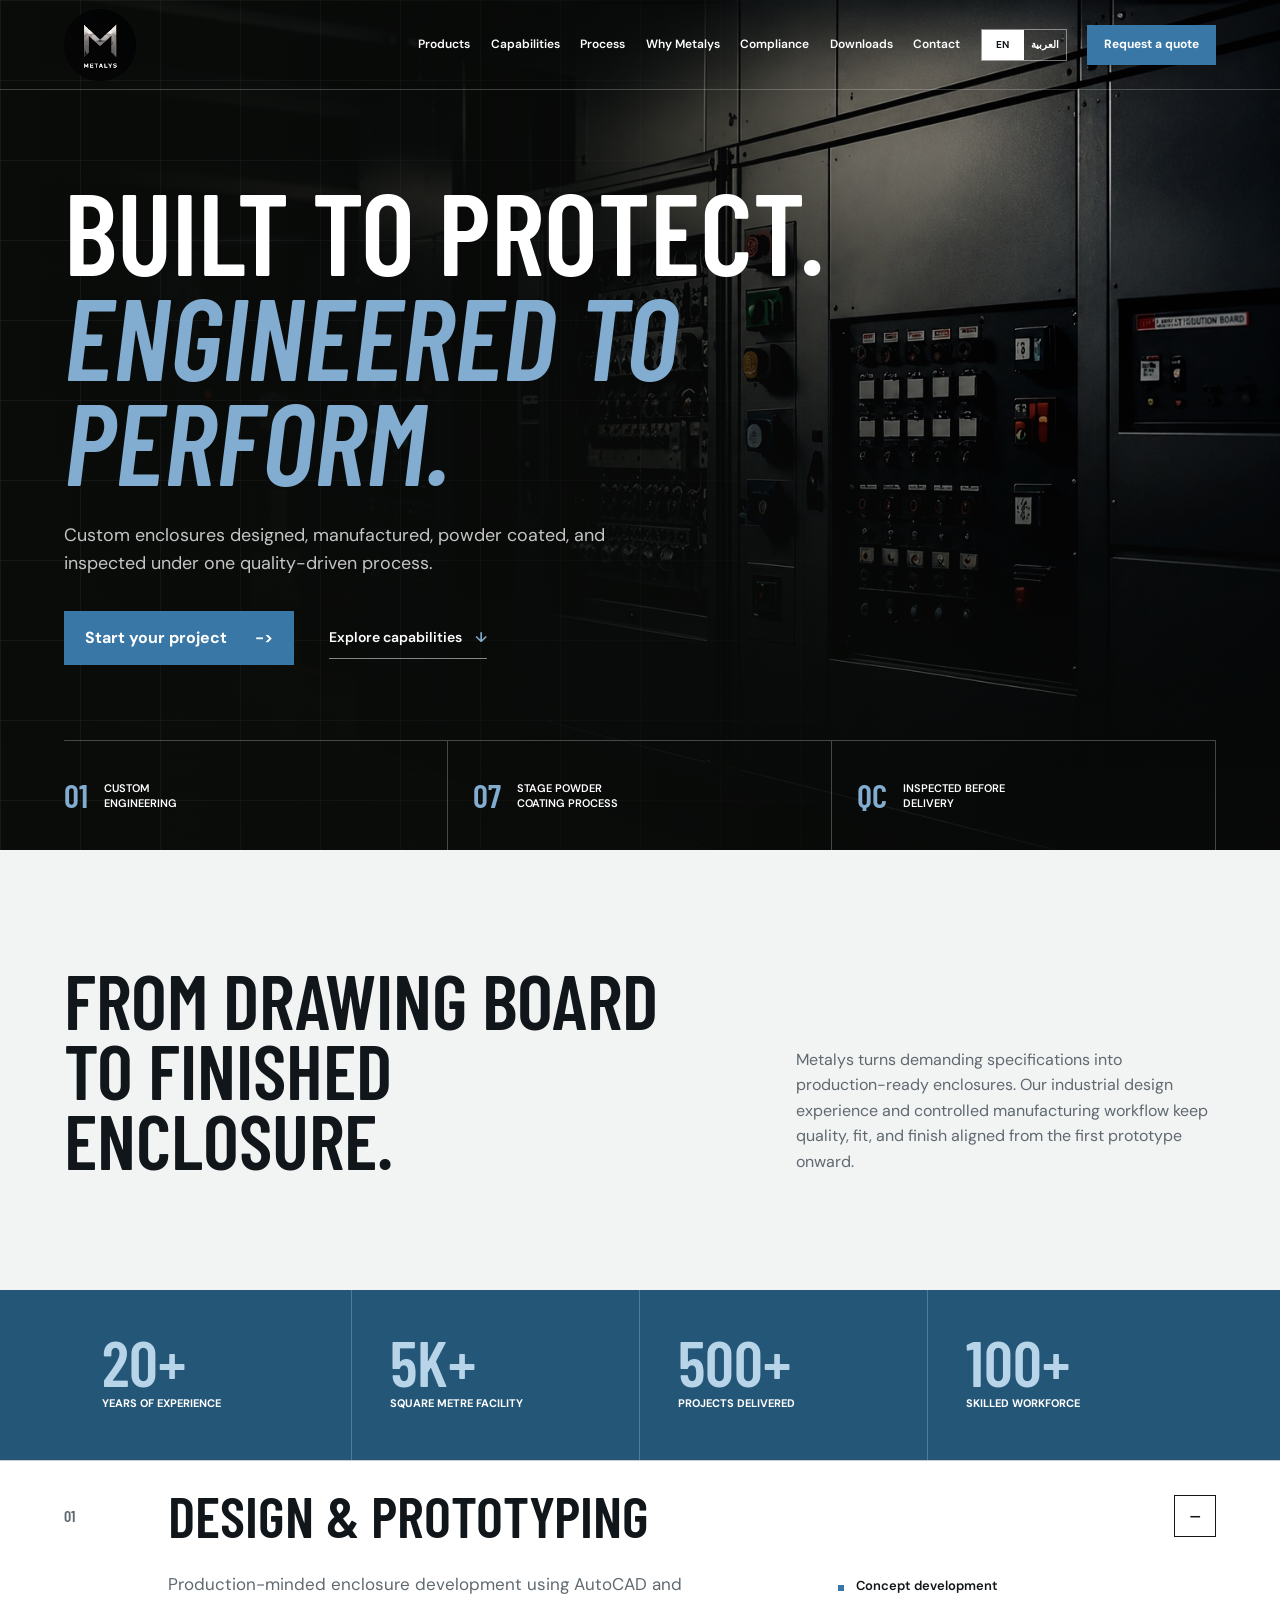
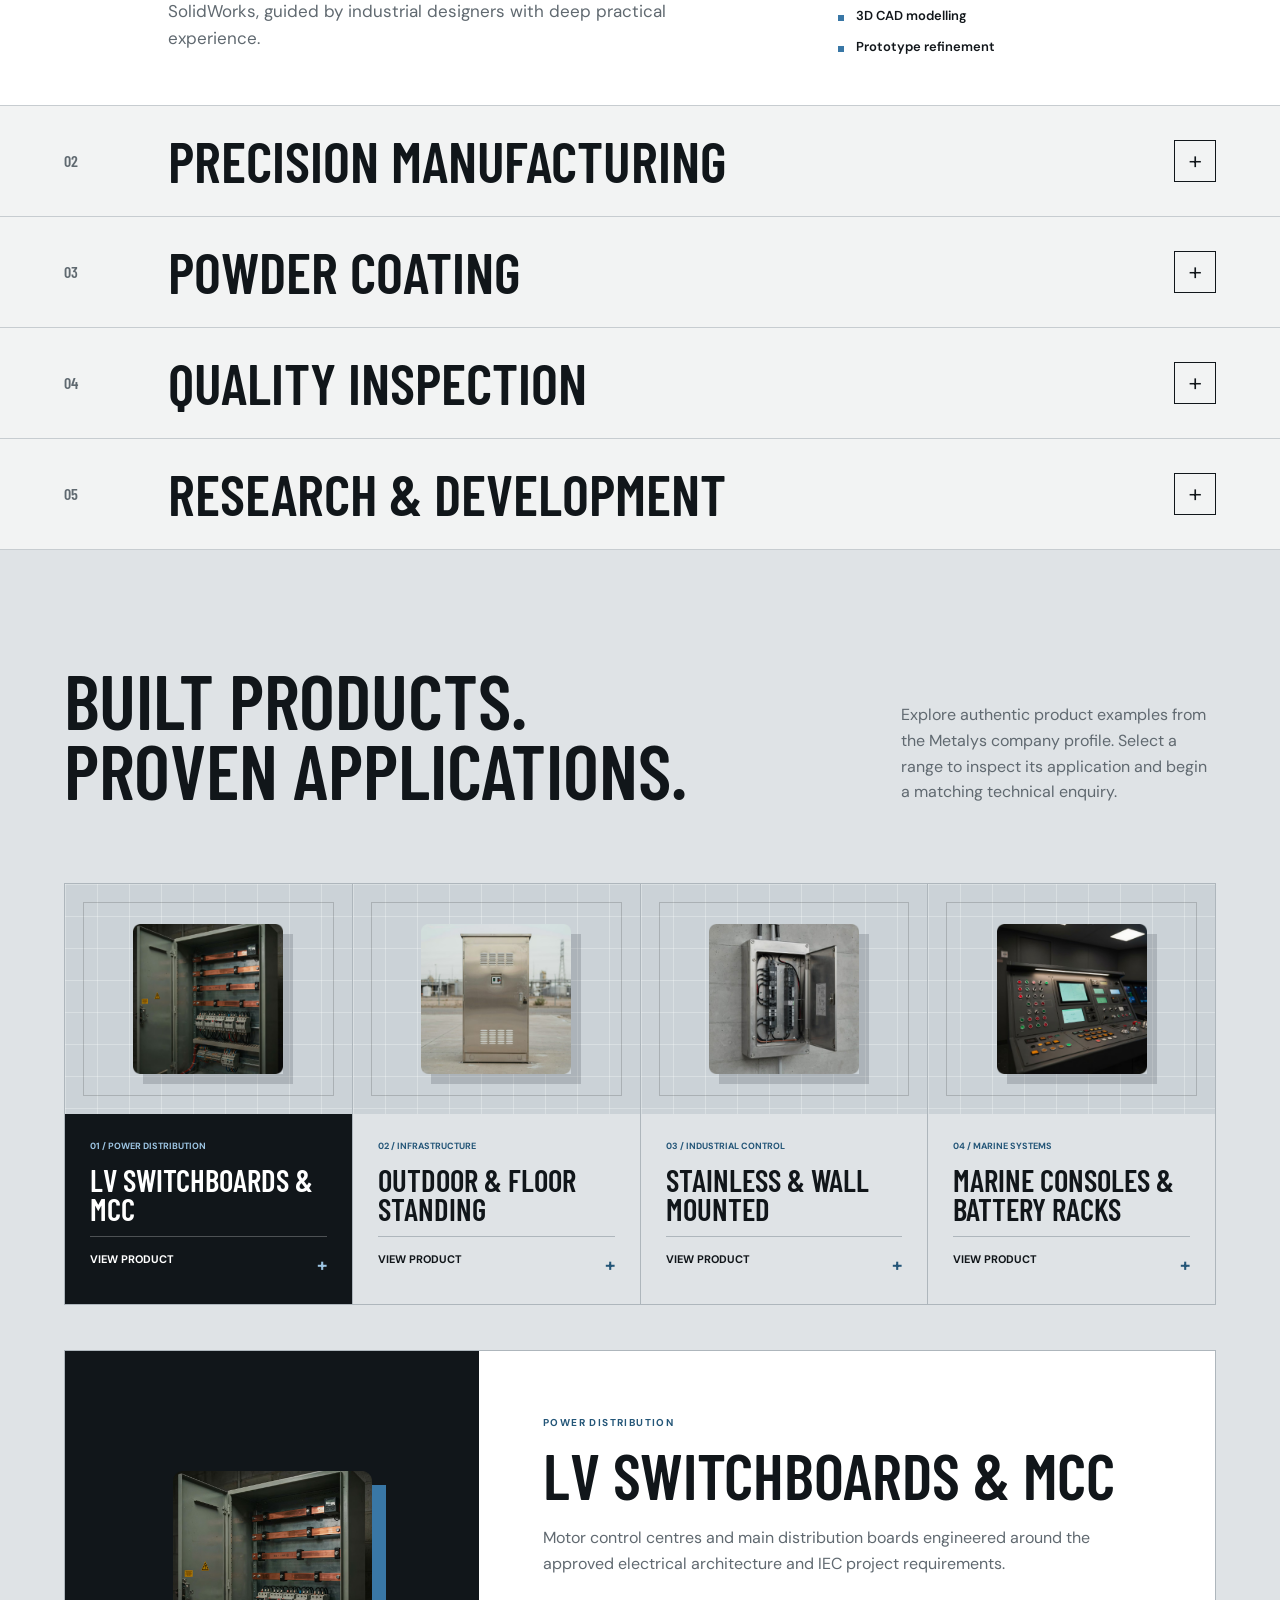
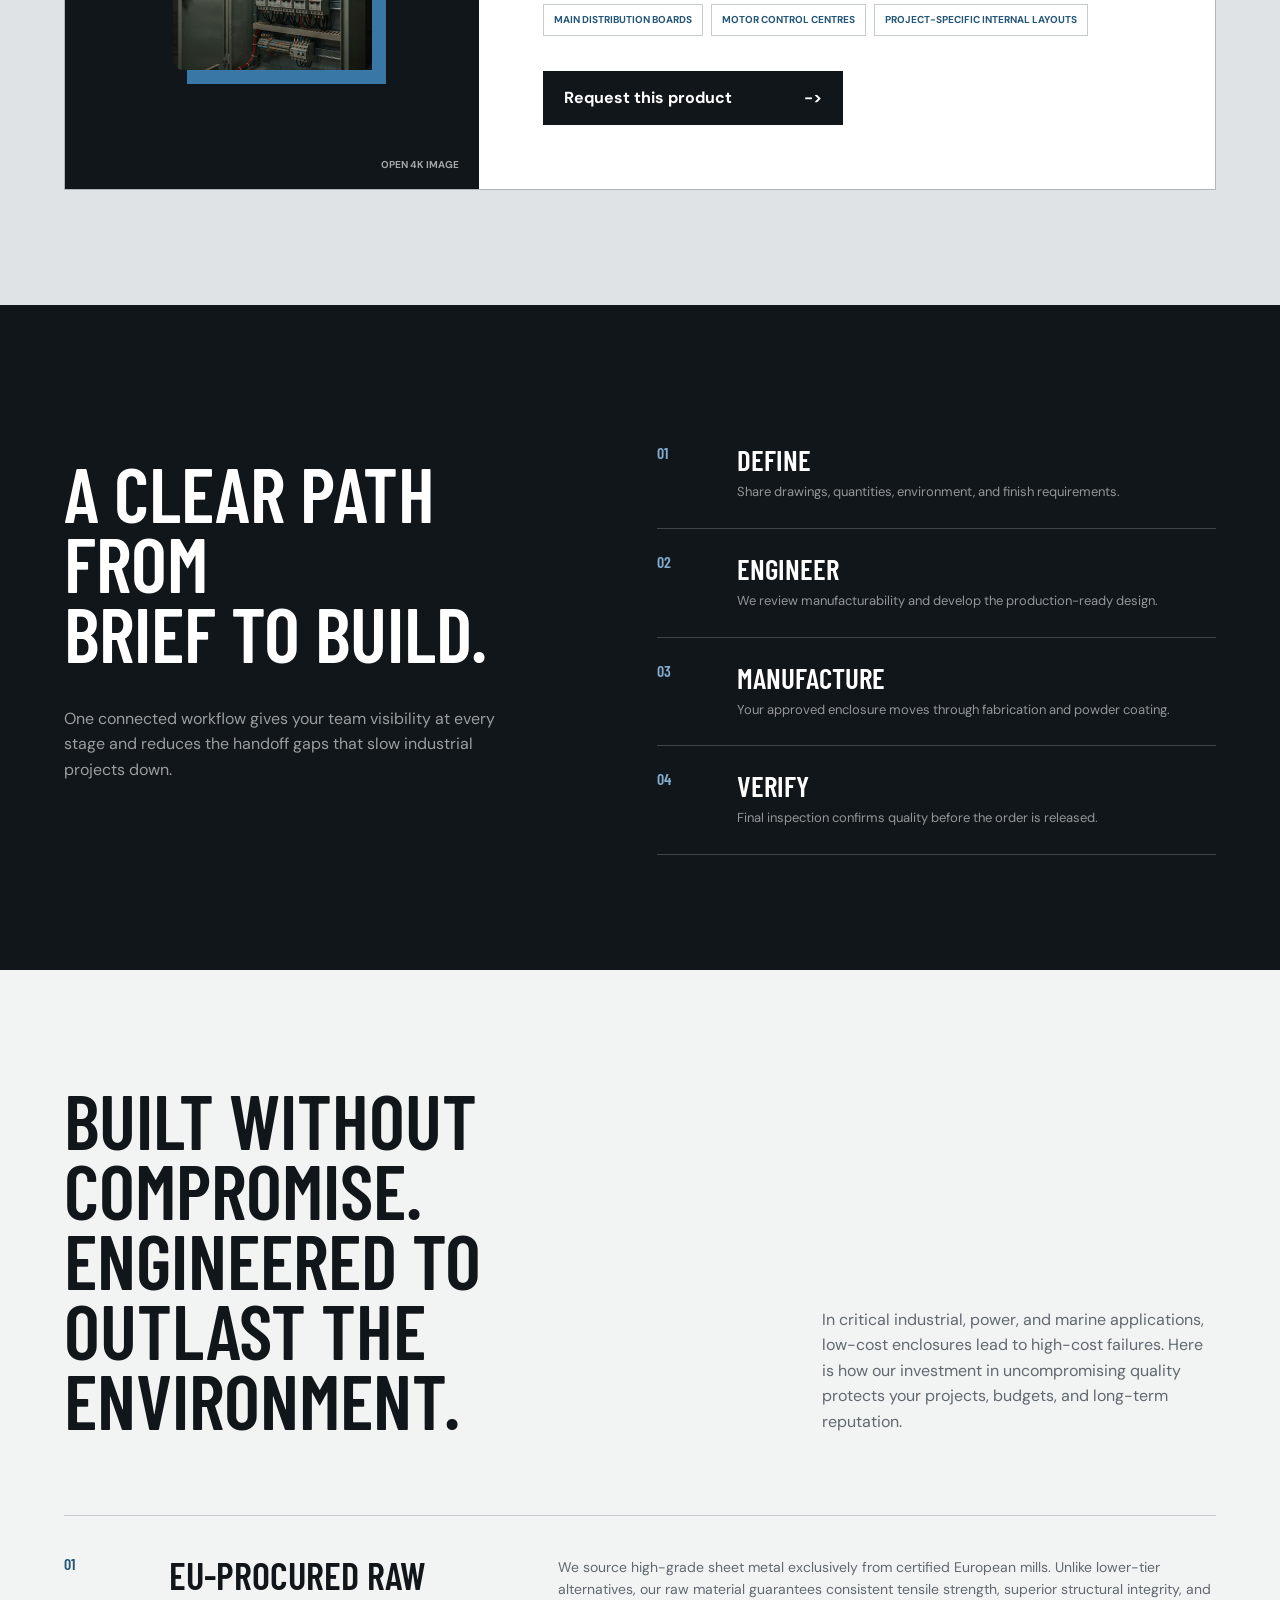
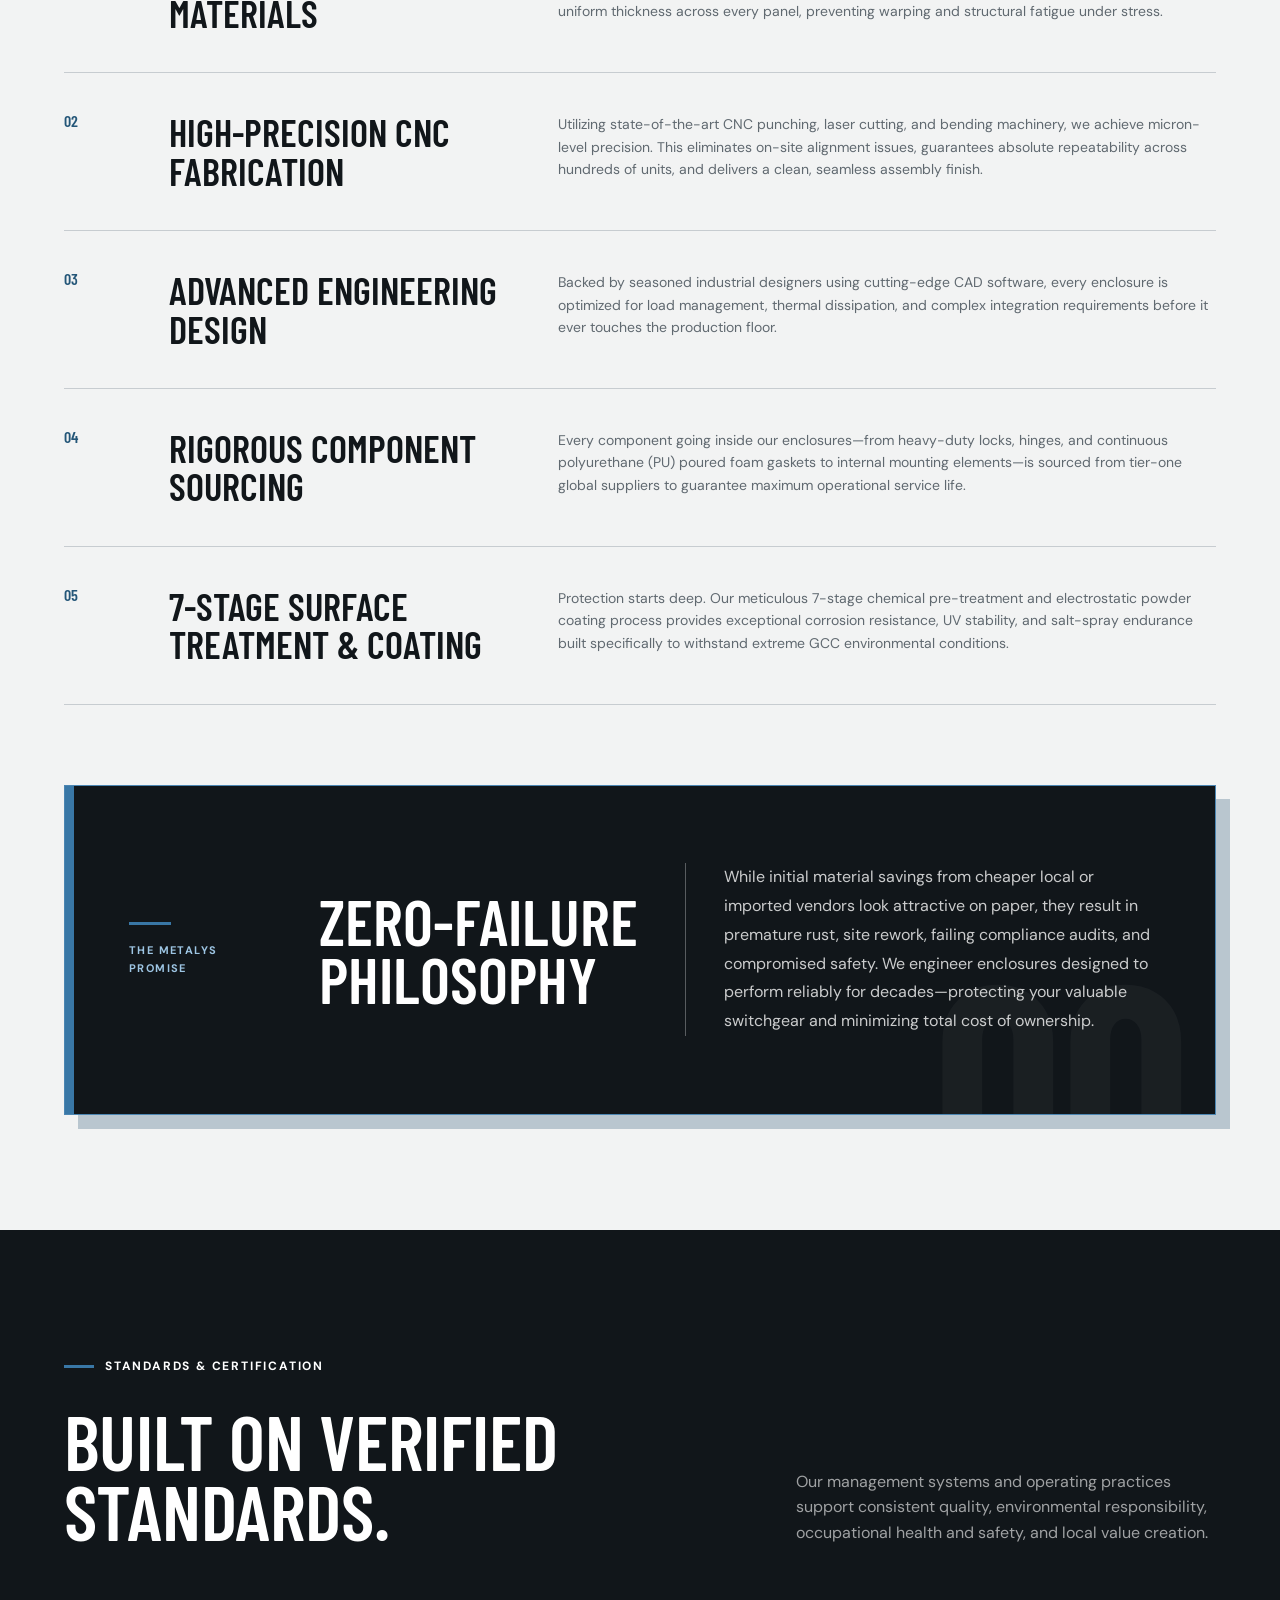
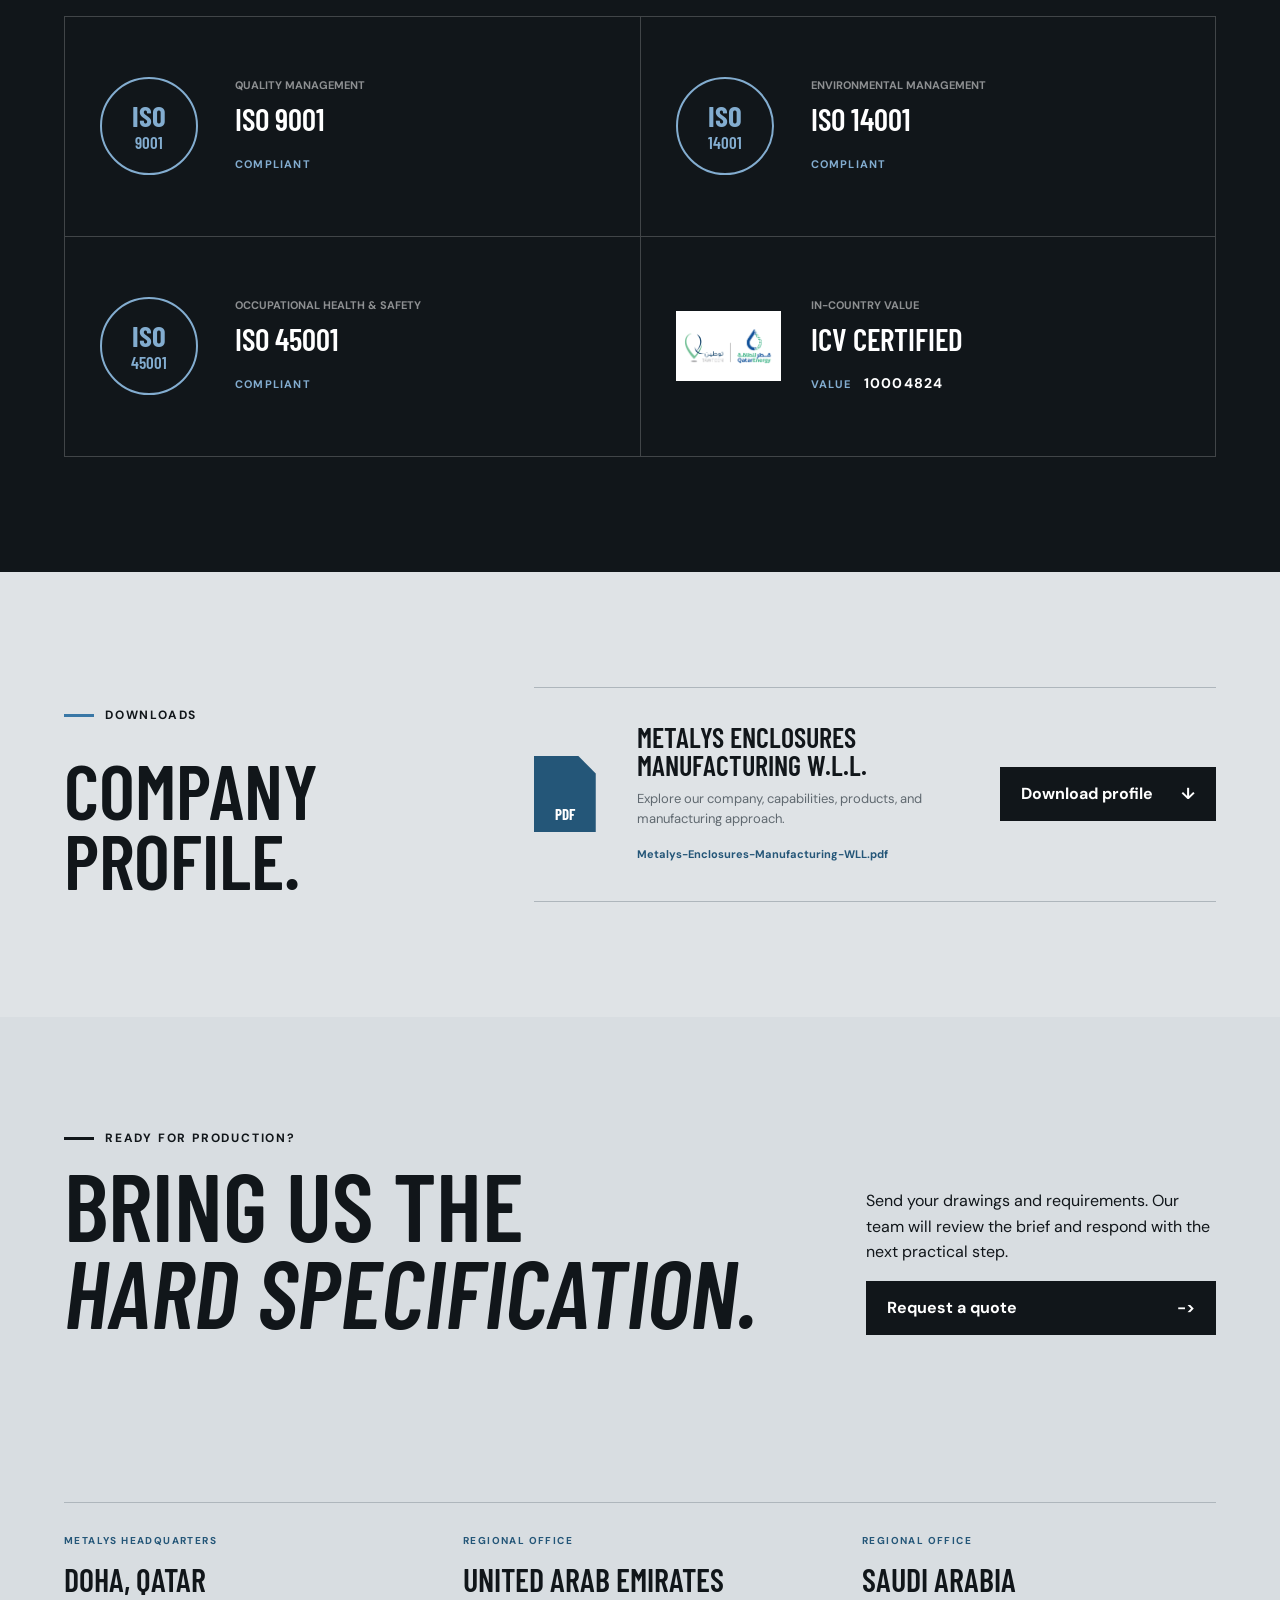
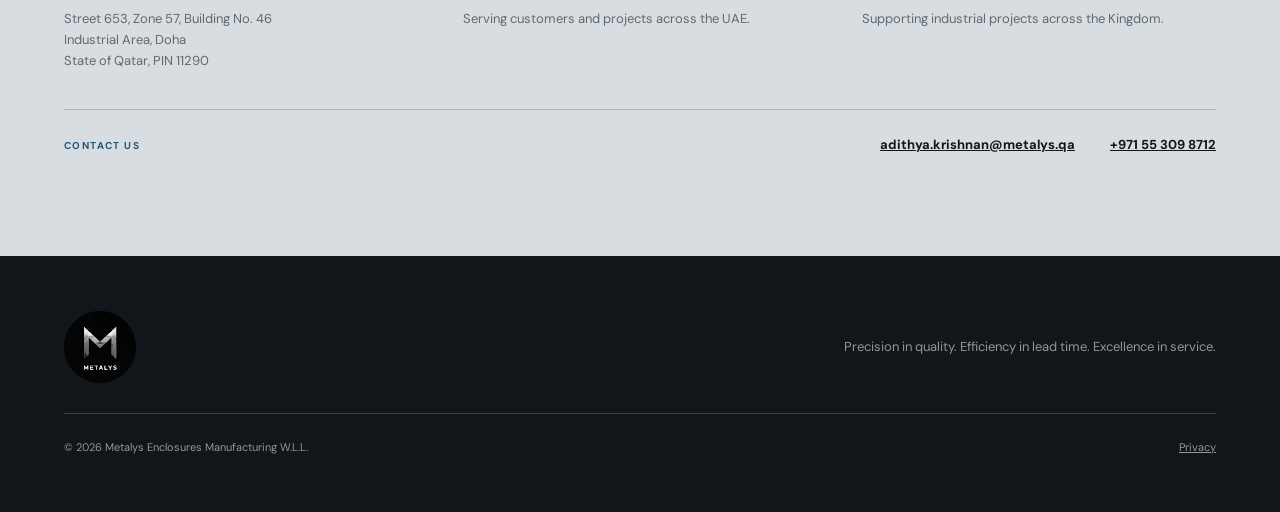
<file: index.html>
<!doctype html>
<html lang="en">
<head>
  <meta charset="UTF-8">
  <meta name="viewport" content="width=device-width, initial-scale=1.0">
  <meta name="description" content="Metalys designs and manufactures precision sheet metal enclosures with fast turnaround and rigorous quality control.">
  <meta name="theme-color" content="#111410">
  <meta property="og:type" content="website">
  <meta property="og:title" content="Metalys | Precision Enclosure Manufacturing">
  <meta property="og:description" content="Precision-engineered enclosures and fully assembled switchgear solutions, built in Qatar for demanding GCC projects.">
  <meta property="og:url" content="https://akb8055-bot.github.io/Metalys-enclosures-website/">
  <meta property="og:image" content="https://akb8055-bot.github.io/Metalys-enclosures-website/assets/metalys-social-preview.jpg">
  <meta property="og:image:width" content="1200">
  <meta property="og:image:height" content="630">
  <meta name="twitter:card" content="summary_large_image">
  <meta name="twitter:title" content="Metalys | Precision Enclosure Manufacturing">
  <meta name="twitter:description" content="Precision-engineered enclosures and fully assembled switchgear solutions, built in Qatar for demanding GCC projects.">
  <meta name="twitter:image" content="https://akb8055-bot.github.io/Metalys-enclosures-website/assets/metalys-social-preview.jpg">
  <title>Metalys | Precision Enclosure Manufacturing</title>
  <link rel="canonical" href="https://akb8055-bot.github.io/Metalys-enclosures-website/">
  <link rel="icon" href="favicon.png" type="image/png">
  <link rel="apple-touch-icon" href="apple-touch-icon.png">
  <link rel="manifest" href="site.webmanifest">
  <link rel="preconnect" href="https://fonts.googleapis.com">
  <link rel="preconnect" href="https://fonts.gstatic.com" crossorigin>
  <link rel="stylesheet" href="https://fonts.googleapis.com/css2?family=Barlow+Condensed:ital,wght@0,500;0,600;0,700;1,600&family=DM+Sans:wght@400;500;600&family=Noto+Kufi+Arabic:wght@400;500;600;700&display=swap">
  <link rel="stylesheet" href="styles.css">
  <script src="script.js" defer></script>
  <script type="application/ld+json">
    {
      "@context": "https://schema.org",
      "@type": ["Organization", "LocalBusiness"],
      "name": "Metalys Enclosures Manufacturing W.L.L.",
      "url": "https://akb8055-bot.github.io/Metalys-enclosures-website/",
      "logo": "https://akb8055-bot.github.io/Metalys-enclosures-website/assets/metalys-logo.png",
      "email": "adithya.krishnan@metalys.qa",
      "telephone": "+971553098712",
      "address": {
        "@type": "PostalAddress",
        "streetAddress": "Street 653, Zone 57, Building No. 46, Industrial Area",
        "addressLocality": "Doha",
        "postalCode": "11290",
        "addressCountry": "QA"
      },
      "areaServed": ["Qatar", "United Arab Emirates", "Saudi Arabia"]
    }
  </script>
</head>
<body>
  <a class="skip-link" href="#main">Skip to content</a>
  <header class="site-header" data-header>
    <a class="brand" href="#top" aria-label="Metalys home">
      <img src="assets/metalys-logo.png" alt="Metalys Enclosures Manufacturing" width="120" height="120">
    </a>
    <button class="menu-button" type="button" aria-expanded="false" aria-controls="site-nav" data-menu-button>
      <span></span><span></span><span></span><span class="sr-only">Open menu</span>
    </button>
    <nav class="site-nav" id="site-nav" aria-label="Primary navigation" data-nav>
      <a href="#products">Products</a>
      <a href="#capabilities">Capabilities</a>
      <a href="#process">Process</a>
      <a href="#quality">Why Metalys</a>
      <a href="#compliance">Compliance</a>
      <a href="#downloads">Downloads</a>
      <a href="#contact">Contact</a>
      <div class="language-switch" role="group" aria-label="Language">
        <button type="button" data-language="en" aria-pressed="true">EN</button>
        <button type="button" data-language="ar" aria-pressed="false" lang="ar" dir="rtl">العربية</button>
      </div>
      <button class="button button-small" type="button" data-open-quote>Request a quote</button>
    </nav>
  </header>

  <main id="main">
    <section class="hero" id="top">
      <picture>
        <source type="image/avif" srcset="assets/hero/Hero_Image-960.avif 960w, assets/hero/Hero_Image-1536.avif 1536w" sizes="100vw">
        <source type="image/webp" srcset="assets/hero/Hero_Image-960.webp 960w, assets/hero/Hero_Image-1536.webp 1536w" sizes="100vw">
        <img class="hero-image" src="assets/hero/Hero_Image.png" alt="Precision industrial switchgear and control enclosures" width="1536" height="1024" decoding="async" fetchpriority="high">
      </picture>
      <div class="hero-shade"></div>
      <div class="hero-grid" aria-hidden="true"></div>
      <div class="hero-content">
        <h1>Built to protect.<br><em>Engineered to perform.</em></h1>
        <p class="hero-copy">Custom enclosures designed, manufactured, powder coated, and inspected under one quality-driven process.</p>
        <div class="hero-actions">
          <button class="button" type="button" data-open-quote>Start your project <span aria-hidden="true">-&gt;</span></button>
          <a class="text-link" href="#capabilities">Explore capabilities <span aria-hidden="true">↓</span></a>
        </div>
      </div>
      <div class="hero-specs" aria-label="Key capabilities">
        <div><strong>01</strong><span>Custom<br>engineering</span></div>
        <div><strong>07</strong><span>Stage powder<br>coating process</span></div>
        <div><strong>QC</strong><span>Inspected before<br>delivery</span></div>
      </div>
    </section>

    <section class="intro section">
      <div class="intro-copy">
        <h2>From drawing board<br>to finished enclosure.</h2>
        <p>Metalys turns demanding specifications into production-ready enclosures. Our industrial design experience and controlled manufacturing workflow keep quality, fit, and finish aligned from the first prototype onward.</p>
      </div>
    </section>

    <section class="metrics-strip" aria-label="Metalys manufacturing facts">
      <div><strong>20+</strong><span>Years of experience</span></div>
      <div><strong>5K+</strong><span>Square metre facility</span></div>
      <div><strong>500+</strong><span>Projects delivered</span></div>
      <div><strong>100+</strong><span>Skilled workforce</span></div>
    </section>

    <section class="capabilities" id="capabilities">
      <article class="capability is-active" data-capability>
        <button type="button" aria-expanded="true">
          <span class="capability-number">01</span>
          <span class="capability-title">Design &amp; Prototyping</span>
          <span class="capability-toggle" aria-hidden="true">−</span>
        </button>
        <div class="capability-body">
          <p>Production-minded enclosure development using AutoCAD and SolidWorks, guided by industrial designers with deep practical experience.</p>
          <ul><li>Concept development</li><li>3D CAD modelling</li><li>Prototype refinement</li></ul>
        </div>
      </article>
      <article class="capability" data-capability>
        <button type="button" aria-expanded="false">
          <span class="capability-number">02</span>
          <span class="capability-title">Precision Manufacturing</span>
          <span class="capability-toggle" aria-hidden="true">+</span>
        </button>
        <div class="capability-body">
          <p>Accurate sheet metal manufacturing executed to the approved design, with attention to repeatability and assembly-ready results.</p>
          <ul><li>Sheet metal fabrication</li><li>Custom configurations</li><li>Production consistency</li></ul>
        </div>
      </article>
      <article class="capability" data-capability>
        <button type="button" aria-expanded="false">
          <span class="capability-number">03</span>
          <span class="capability-title">Powder Coating</span>
          <span class="capability-toggle" aria-hidden="true">+</span>
        </button>
        <div class="capability-body">
          <p>A controlled seven-stage powder coating process delivers a durable, consistent finish suited to demanding industrial environments.</p>
          <ul><li>Seven-stage preparation</li><li>Durable surface finish</li><li>Consistent colour application</li></ul>
        </div>
      </article>
      <article class="capability" data-capability>
        <button type="button" aria-expanded="false">
          <span class="capability-number">04</span>
          <span class="capability-title">Quality Inspection</span>
          <span class="capability-toggle" aria-hidden="true">+</span>
        </button>
        <div class="capability-body">
          <p>Every completed enclosure passes a thorough quality inspection before release, verifying the promised standard before delivery.</p>
          <ul><li>Final visual inspection</li><li>Specification checks</li><li>Delivery release control</li></ul>
        </div>
      </article>
      <article class="capability" data-capability>
        <button type="button" aria-expanded="false">
          <span class="capability-number">05</span>
          <span class="capability-title">Research &amp; Development</span>
          <span class="capability-toggle" aria-hidden="true">+</span>
        </button>
        <div class="capability-body">
          <p>Our dedicated R&amp;D team supports new projects and product development, turning early concepts and technical challenges into practical, production-ready solutions.</p>
          <ul><li>New product development</li><li>Feasibility and concept engineering</li><li>Prototype testing and refinement</li></ul>
        </div>
      </article>
    </section>

    <section class="products section" id="products">
      <div class="products-heading">
        <h2>Built products.<br>Proven applications.</h2>
        <p>Explore authentic product examples from the Metalys company profile. Select a range to inspect its application and begin a matching technical enquiry.</p>
      </div>
      <div class="product-gallery" role="tablist" aria-label="Product range">
        <button class="product-card is-active" type="button" role="tab" aria-selected="true" aria-controls="product-detail" data-product="lv-switchboards" data-full="assets/products/lv-switchboard-mcc-4k.avif" data-title="LV Switchboards &amp; MCC" data-title-ar="لوحات الجهد المنخفض ومراكز التحكم بالمحركات" data-category="Power distribution" data-category-ar="توزيع الطاقة" data-description="Motor control centres and main distribution boards engineered around the approved electrical architecture and IEC project requirements." data-description-ar="مراكز تحكم بالمحركات ولوحات توزيع رئيسية مصممة وفق البنية الكهربائية المعتمدة ومتطلبات المشروع وفق معايير IEC." data-features="Main distribution boards|Motor control centres|Project-specific internal layouts" data-features-ar="لوحات التوزيع الرئيسية|مراكز التحكم بالمحركات|تخطيطات داخلية خاصة بالمشروع">
          <span class="product-photo"><img src="assets/products/lv-switchboard-mcc-768.avif" srcset="assets/products/lv-switchboard-mcc-768.avif 768w, assets/products/lv-switchboard-mcc-4k.avif 3840w" sizes="(max-width: 560px) 110px, 150px" alt="LV switchboard and motor control centre" width="768" height="768" loading="lazy" decoding="async"></span>
          <span class="product-card-copy"><small>01 / Power distribution</small><strong>LV Switchboards &amp; MCC</strong><span>View product <b aria-hidden="true">+</b></span></span>
        </button>
        <button class="product-card" type="button" role="tab" aria-selected="false" aria-controls="product-detail" data-product="outdoor-enclosures" data-full="assets/products/outdoor-floor-standing-4k.avif" data-title="Outdoor &amp; Floor Standing Enclosures" data-title-ar="الخزائن الخارجية والقائمة على الأرض" data-category="Infrastructure" data-category-ar="البنية التحتية" data-description="Weather-resistant, floor-standing enclosures configured for demanding outdoor, utility, construction and infrastructure environments." data-description-ar="خزائن قائمة على الأرض ومقاومة للعوامل الجوية، مهيأة لبيئات المرافق والإنشاءات والبنية التحتية الخارجية الصعبة." data-features="Outdoor configurations|Floor-standing construction|Custom access and ventilation" data-features-ar="تكوينات خارجية|هيكل قائم على الأرض|وصول وتهوية حسب الطلب">
          <span class="product-photo"><img src="assets/products/outdoor-floor-standing-768.avif" srcset="assets/products/outdoor-floor-standing-768.avif 768w, assets/products/outdoor-floor-standing-4k.avif 3840w" sizes="(max-width: 560px) 110px, 150px" alt="Outdoor floor-standing electrical enclosure" width="768" height="768" loading="lazy" decoding="async"></span>
          <span class="product-card-copy"><small>02 / Infrastructure</small><strong>Outdoor &amp; Floor Standing</strong><span>View product <b aria-hidden="true">+</b></span></span>
        </button>
        <button class="product-card" type="button" role="tab" aria-selected="false" aria-controls="product-detail" data-product="stainless-enclosures" data-full="assets/products/stainless-wall-mounted-4k.avif" data-title="Stainless Steel &amp; Wall Mounted" data-title-ar="خزائن الفولاذ المقاوم للصدأ والمثبتة على الجدار" data-category="Industrial control" data-category-ar="التحكم الصناعي" data-description="Compact wall-mounted and stainless-steel solutions for control, hygienic and corrosion-sensitive industrial applications." data-description-ar="حلول مدمجة مثبتة على الجدار ومصنوعة من الفولاذ المقاوم للصدأ لتطبيقات التحكم والبيئات الصحية والصناعية الحساسة للتآكل." data-features="Stainless-steel options|Compact wall mounting|Control and instrumentation use" data-features-ar="خيارات الفولاذ المقاوم للصدأ|تثبيت جداري مدمج|استخدامات التحكم والأجهزة">
          <span class="product-photo"><img src="assets/products/stainless-wall-mounted-768.avif" srcset="assets/products/stainless-wall-mounted-768.avif 768w, assets/products/stainless-wall-mounted-4k.avif 3840w" sizes="(max-width: 560px) 110px, 150px" alt="Stainless-steel wall-mounted control enclosure" width="768" height="768" loading="lazy" decoding="async"></span>
          <span class="product-card-copy"><small>03 / Industrial control</small><strong>Stainless &amp; Wall Mounted</strong><span>View product <b aria-hidden="true">+</b></span></span>
        </button>
        <button class="product-card" type="button" role="tab" aria-selected="false" aria-controls="product-detail" data-product="marine-systems" data-full="assets/products/marine-console-battery-rack-4k.avif" data-title="Marine Consoles &amp; Battery Racks" data-title-ar="وحدات التحكم البحرية وحوامل البطاريات" data-category="Marine systems" data-category-ar="الأنظمة البحرية" data-description="Purpose-built operator consoles, navigation housings and battery containment systems for demanding vessel and offshore applications." data-description-ar="وحدات تحكم للمشغلين وهياكل للملاحة وأنظمة احتواء البطاريات مصممة خصيصاً لتطبيقات السفن والمنشآت البحرية الصعبة." data-features="Operator and bridge consoles|Battery containment|Marine application engineering" data-features-ar="وحدات تحكم المشغل والجسر|احتواء البطاريات|هندسة التطبيقات البحرية">
          <span class="product-photo"><img src="assets/products/marine-console-battery-rack-768.avif" srcset="assets/products/marine-console-battery-rack-768.avif 768w, assets/products/marine-console-battery-rack-4k.avif 3840w" sizes="(max-width: 560px) 110px, 150px" alt="Marine control console and battery system" width="768" height="768" loading="lazy" decoding="async"></span>
          <span class="product-card-copy"><small>04 / Marine systems</small><strong>Marine Consoles &amp; Battery Racks</strong><span>View product <b aria-hidden="true">+</b></span></span>
        </button>
      </div>
      <article class="product-detail" id="product-detail" role="tabpanel" aria-live="polite">
        <div class="product-detail-visual"><a href="assets/products/lv-switchboard-mcc-4k.avif" target="_blank" rel="noopener" aria-label="Open product image in 4K" data-product-full><img data-product-image src="assets/products/lv-switchboard-mcc-768.avif" alt="LV switchboard and motor control centre" width="768" height="768"></a><span>Open 4K image</span></div>
        <div class="product-detail-copy">
          <p class="sector-label" data-product-category>Power distribution</p>
          <h3 data-product-title>LV Switchboards &amp; MCC</h3>
          <p data-product-description>Motor control centres and main distribution boards engineered around the approved electrical architecture and IEC project requirements.</p>
          <ul data-product-features><li>Main distribution boards</li><li>Motor control centres</li><li>Project-specific internal layouts</li></ul>
          <button class="button button-dark" type="button" data-product-rfq>Request this product <span aria-hidden="true">-&gt;</span></button>
        </div>
      </article>
    </section>

    <section class="process section" id="process">
      <div class="process-heading">
        <h2>A clear path from<br>brief to build.</h2>
        <p>One connected workflow gives your team visibility at every stage and reduces the handoff gaps that slow industrial projects down.</p>
      </div>
      <ol class="process-list">
        <li><span>01</span><div><strong>Define</strong><p>Share drawings, quantities, environment, and finish requirements.</p></div></li>
        <li><span>02</span><div><strong>Engineer</strong><p>We review manufacturability and develop the production-ready design.</p></div></li>
        <li><span>03</span><div><strong>Manufacture</strong><p>Your approved enclosure moves through fabrication and powder coating.</p></div></li>
        <li><span>04</span><div><strong>Verify</strong><p>Final inspection confirms quality before the order is released.</p></div></li>
      </ol>
    </section>

    <section class="quality section" id="quality">
      <div class="quality-heading">
        <h2>Built without compromise.<br>Engineered to outlast the environment.</h2>
        <p>In critical industrial, power, and marine applications, low-cost enclosures lead to high-cost failures. Here is how our investment in uncompromising quality protects your projects, budgets, and long-term reputation.</p>
      </div>
      <div class="quality-pillars">
        <article>
          <span class="pillar-number">01</span>
          <h3>EU-Procured Raw Materials</h3>
          <p>We source high-grade sheet metal exclusively from certified European mills. Unlike lower-tier alternatives, our raw material guarantees consistent tensile strength, superior structural integrity, and uniform thickness across every panel, preventing warping and structural fatigue under stress.</p>
        </article>
        <article>
          <span class="pillar-number">02</span>
          <h3>High-Precision CNC Fabrication</h3>
          <p>Utilizing state-of-the-art CNC punching, laser cutting, and bending machinery, we achieve micron-level precision. This eliminates on-site alignment issues, guarantees absolute repeatability across hundreds of units, and delivers a clean, seamless assembly finish.</p>
        </article>
        <article>
          <span class="pillar-number">03</span>
          <h3>Advanced Engineering Design</h3>
          <p>Backed by seasoned industrial designers using cutting-edge CAD software, every enclosure is optimized for load management, thermal dissipation, and complex integration requirements before it ever touches the production floor.</p>
        </article>
        <article>
          <span class="pillar-number">04</span>
          <h3>Rigorous Component Sourcing</h3>
          <p>Every component going inside our enclosures—from heavy-duty locks, hinges, and continuous polyurethane (PU) poured foam gaskets to internal mounting elements—is sourced from tier-one global suppliers to guarantee maximum operational service life.</p>
        </article>
        <article>
          <span class="pillar-number">05</span>
          <h3>7-Stage Surface Treatment &amp; Coating</h3>
          <p>Protection starts deep. Our meticulous 7-stage chemical pre-treatment and electrostatic powder coating process provides exceptional corrosion resistance, UV stability, and salt-spray endurance built specifically to withstand extreme GCC environmental conditions.</p>
        </article>
      </div>
      <aside class="quality-promise">
        <p>The Metalys Promise</p>
        <h3>Zero-Failure Philosophy</h3>
        <p>While initial material savings from cheaper local or imported vendors look attractive on paper, they result in premature rust, site rework, failing compliance audits, and compromised safety. We engineer enclosures designed to perform reliably for decades—protecting your valuable switchgear and minimizing total cost of ownership.</p>
      </aside>
    </section>

    <section class="compliance section" id="compliance">
      <div class="compliance-heading">
        <div>
          <p class="eyebrow"><span></span>Standards &amp; certification</p>
          <h2>Built on verified<br>standards.</h2>
        </div>
        <p>Our management systems and operating practices support consistent quality, environmental responsibility, occupational health and safety, and local value creation.</p>
      </div>
      <div class="compliance-grid">
        <article class="standard-card">
          <div class="iso-mark" aria-hidden="true"><strong>ISO</strong><span>9001</span></div>
          <div><p>Quality Management</p><h3>ISO 9001</h3><span class="compliance-status">Compliant</span></div>
        </article>
        <article class="standard-card">
          <div class="iso-mark" aria-hidden="true"><strong>ISO</strong><span>14001</span></div>
          <div><p>Environmental Management</p><h3>ISO 14001</h3><span class="compliance-status">Compliant</span></div>
        </article>
        <article class="standard-card">
          <div class="iso-mark" aria-hidden="true"><strong>ISO</strong><span>45001</span></div>
          <div><p>Occupational Health &amp; Safety</p><h3>ISO 45001</h3><span class="compliance-status">Compliant</span></div>
        </article>
        <article class="standard-card icv-card">
          <img src="assets/certifications/tawteen-icv.png" alt="Tawteen and QatarEnergy" width="1514" height="615" loading="lazy">
          <div><p>In-Country Value</p><h3>ICV Certified</h3><span class="icv-value">Value <strong>10004824</strong></span></div>
        </article>
      </div>
    </section>

    <section class="downloads section" id="downloads">
      <div>
        <p class="eyebrow"><span></span>Downloads</p>
        <h2>Company profile.</h2>
      </div>
      <div class="download-file">
        <div class="file-type" aria-hidden="true">PDF</div>
        <div>
          <h3>Metalys Enclosures Manufacturing W.L.L.</h3>
          <p>Explore our company, capabilities, products, and manufacturing approach.</p>
          <span>Metalys-Enclosures-Manufacturing-WLL.pdf</span>
        </div>
        <a class="button button-dark" href="assets/downloads/Metalys-Enclosures-Manufacturing-WLL.pdf" download="Metalys-Enclosures-Manufacturing-WLL.pdf">Download profile <span aria-hidden="true">↓</span></a>
      </div>
    </section>

    <section class="contact" id="contact">
      <div>
        <p class="eyebrow dark"><span></span>Ready for production?</p>
        <h2>Bring us the<br><em>hard specification.</em></h2>
      </div>
      <div class="contact-action">
        <p>Send your drawings and requirements. Our team will review the brief and respond with the next practical step.</p>
        <button class="button button-dark" type="button" data-open-quote>Request a quote <span aria-hidden="true">-&gt;</span></button>
      </div>
      <div class="company-details">
        <div class="office-locations">
          <address>
            <span>Metalys Headquarters</span>
            <strong>Doha, Qatar</strong>
            <p>Street 653, Zone 57, Building No. 46<br>Industrial Area, Doha<br>State of Qatar, PIN 11290</p>
          </address>
          <address>
            <span>Regional Office</span>
            <strong>United Arab Emirates</strong>
            <p>Serving customers and projects across the UAE.</p>
          </address>
          <address>
            <span>Regional Office</span>
            <strong>Saudi Arabia</strong>
            <p>Supporting industrial projects across the Kingdom.</p>
          </address>
        </div>
        <div class="contact-details">
          <span>Contact Us</span>
          <a href="mailto:adithya.krishnan@metalys.qa">adithya.krishnan@metalys.qa</a>
          <a href="tel:+971553098712">+971 55 309 8712</a>
        </div>
      </div>
    </section>
  </main>

  <footer>
    <a class="brand footer-brand" href="#top"><img src="assets/metalys-logo.png" alt="Metalys Enclosures Manufacturing" width="120" height="120"></a>
    <p>Precision in quality. Efficiency in lead time. Excellence in service.</p>
    <div><span>© <span data-year></span> Metalys Enclosures Manufacturing W.L.L.</span><a href="privacy.html">Privacy</a></div>
  </footer>

  <dialog class="quote-dialog" aria-labelledby="quote-title" data-quote-dialog>
    <button class="dialog-close" type="button" aria-label="Close quote form" data-close-quote>×</button>
    <p class="eyebrow"><span></span>Technical RFQ</p>
    <h2 id="quote-title">Tell us what<br>you need built.</h2>
    <form action="https://formsubmit.co/adithya.krishnan@metalys.qa" method="POST" enctype="multipart/form-data" data-quote-form>
      <input type="hidden" name="_subject" value="New Metalys website RFQ">
      <input type="hidden" name="_template" value="table">
      <input type="hidden" name="_next" value="https://akb8055-bot.github.io/Metalys-enclosures-website/?enquiry=sent#contact">
      <label>Name<input type="text" name="name" autocomplete="name" required></label>
      <label>Work email<input type="email" name="email" autocomplete="email" required></label>
      <label>Company<input type="text" name="company" autocomplete="organization"></label>
      <label>Phone<input type="tel" name="phone" autocomplete="tel"></label>
      <label>Product category<select name="product" data-product-select required><option value="">Select a product</option><option value="LV Switchboards &amp; MCC">LV Switchboards &amp; MCC</option><option value="Outdoor &amp; Floor Standing Enclosures">Outdoor &amp; Floor Standing Enclosures</option><option value="Stainless Steel &amp; Wall Mounted">Stainless Steel &amp; Wall Mounted</option><option value="Marine Consoles &amp; Battery Racks">Marine Consoles &amp; Battery Racks</option><option value="Custom / Other">Custom / Other</option></select></label>
      <label>Required quantity<input type="number" name="quantity" min="1" inputmode="numeric"></label>
      <label>Delivery country<input type="text" name="delivery_country" autocomplete="country-name"></label>
      <label>Required by<input type="date" name="required_by"></label>
      <label class="form-wide">Project requirements<textarea name="requirements" rows="4" placeholder="Material, dimensions, IP rating, finish, standards..." required></textarea></label>
      <label class="file-upload form-wide"><span>Technical files</span><input type="file" name="attachment" accept=".pdf,.dwg,.dxf,.step,.stp,.zip,.rar,.xlsx,.xls,.doc,.docx" data-rfq-file><strong data-file-label>Choose DWG, PDF, STEP or RFQ file</strong><small>Maximum 10 MB. One file or a ZIP package.</small></label>
      <label class="form-consent form-wide"><input type="checkbox" name="consent" value="Accepted" required><span>I consent to Metalys using these details to respond to this enquiry.</span></label>
      <div class="form-actions form-wide"><button class="button" type="submit">Submit technical RFQ <span aria-hidden="true">-&gt;</span></button><a href="mailto:adithya.krishnan@metalys.qa">Or email us directly</a></div>
    </form>
  </dialog>
</body>
</html>
</file>
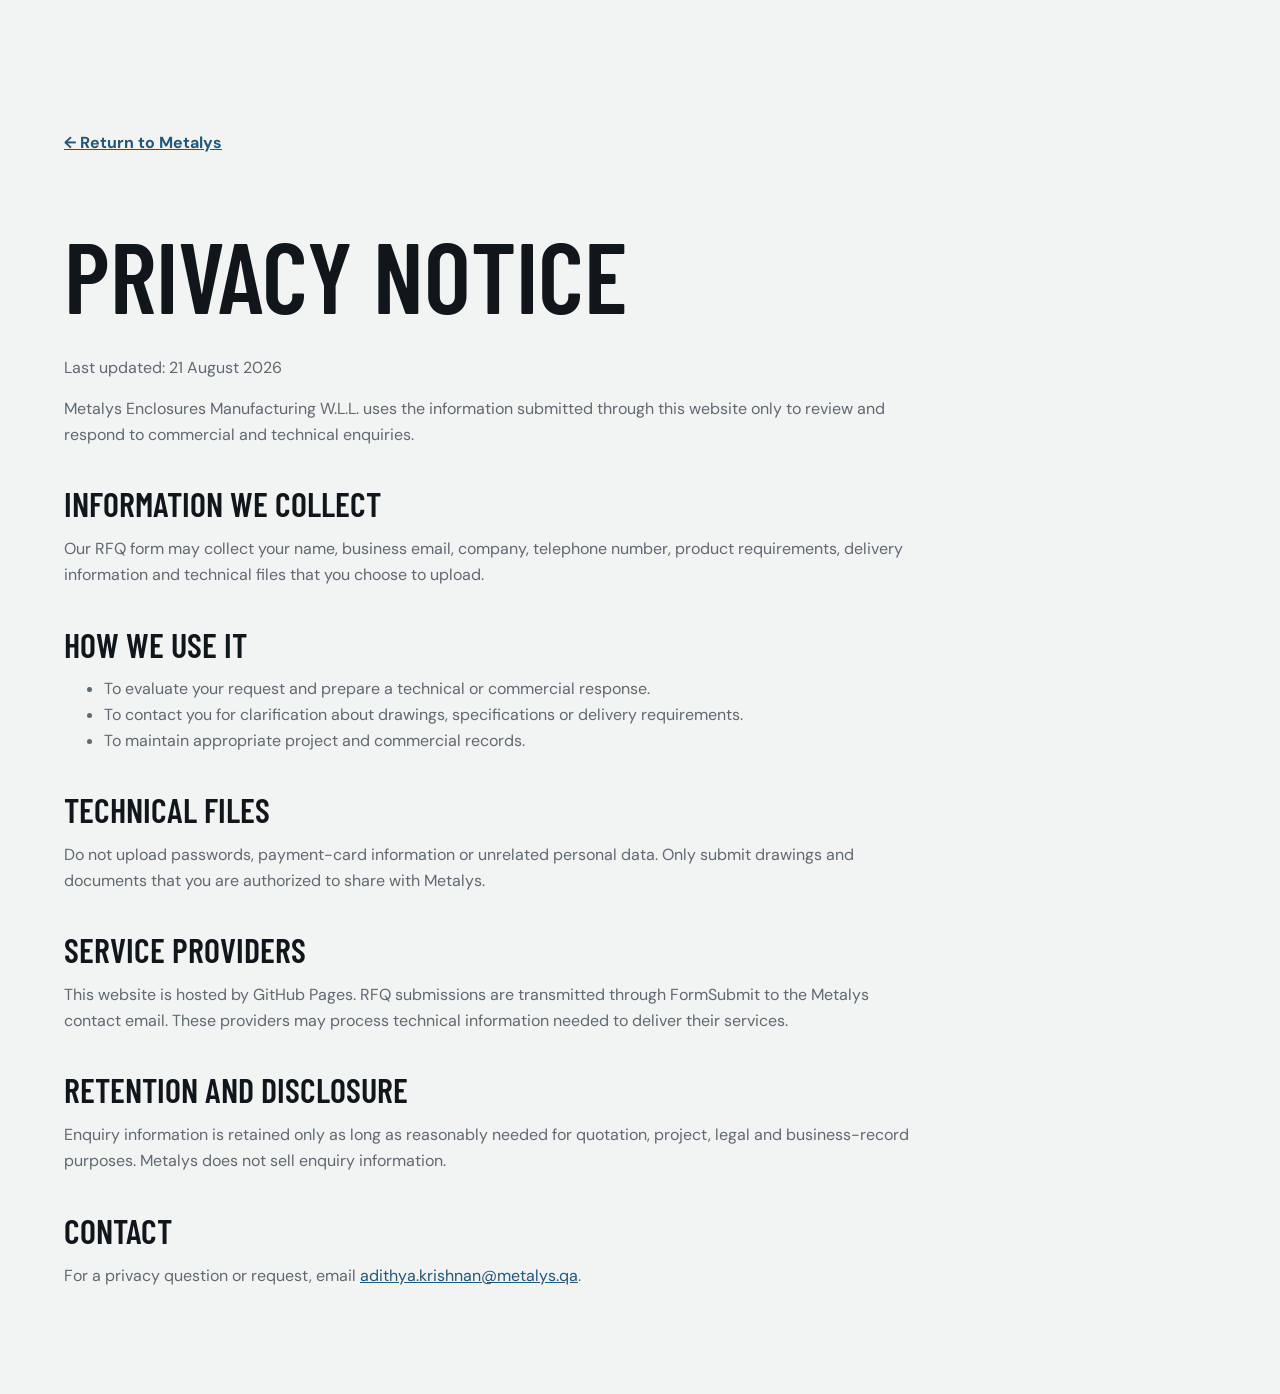
<file: privacy.html>
<!doctype html>
<html lang="en">
<head>
  <meta charset="UTF-8">
  <meta name="viewport" content="width=device-width, initial-scale=1.0">
  <meta name="description" content="Privacy notice for Metalys Enclosures Manufacturing website enquiries.">
  <meta name="theme-color" content="#11161a">
  <title>Privacy | Metalys Enclosures Manufacturing</title>
  <link rel="canonical" href="https://akb8055-bot.github.io/Metalys-enclosures-website/privacy.html">
  <link rel="icon" href="favicon.png" type="image/png">
  <link rel="stylesheet" href="https://fonts.googleapis.com/css2?family=Barlow+Condensed:wght@600;700&family=DM+Sans:wght@400;500;600&display=swap">
  <link rel="stylesheet" href="styles.css">
</head>
<body>
  <main class="legal-page">
    <article>
      <a class="legal-back" href="./">&larr; Return to Metalys</a>
      <h1>Privacy Notice</h1>
      <p>Last updated: 21 August 2026</p>
      <p>Metalys Enclosures Manufacturing W.L.L. uses the information submitted through this website only to review and respond to commercial and technical enquiries.</p>

      <h2>Information we collect</h2>
      <p>Our RFQ form may collect your name, business email, company, telephone number, product requirements, delivery information and technical files that you choose to upload.</p>

      <h2>How we use it</h2>
      <ul>
        <li>To evaluate your request and prepare a technical or commercial response.</li>
        <li>To contact you for clarification about drawings, specifications or delivery requirements.</li>
        <li>To maintain appropriate project and commercial records.</li>
      </ul>

      <h2>Technical files</h2>
      <p>Do not upload passwords, payment-card information or unrelated personal data. Only submit drawings and documents that you are authorized to share with Metalys.</p>

      <h2>Service providers</h2>
      <p>This website is hosted by GitHub Pages. RFQ submissions are transmitted through FormSubmit to the Metalys contact email. These providers may process technical information needed to deliver their services.</p>

      <h2>Retention and disclosure</h2>
      <p>Enquiry information is retained only as long as reasonably needed for quotation, project, legal and business-record purposes. Metalys does not sell enquiry information.</p>

      <h2>Contact</h2>
      <p>For a privacy question or request, email <a href="mailto:adithya.krishnan@metalys.qa">adithya.krishnan@metalys.qa</a>.</p>
    </article>
  </main>
</body>
</html>
</file>
<file: styles.css>
:root {
  --ink: #11161a;
  --paper: #f2f3f3;
  --white: #fff;
  --accent: #3977a6;
  --accent-dark: #245678;
  --line: #c7ccd0;
  --muted: #606970;
  --display: "Barlow Condensed", sans-serif;
  --body: "DM Sans", sans-serif;
  --pad: clamp(22px, 5vw, 78px);
}

* { box-sizing: border-box; }
html { scroll-behavior: smooth; }
[id] { scroll-margin-top: 72px; }
body { margin: 0; background: var(--paper); color: var(--ink); font-family: var(--body); font-size: 16px; line-height: 1.6; letter-spacing: 0; }
button, input, textarea { font: inherit; }
button, a { -webkit-tap-highlight-color: transparent; }
a { color: inherit; text-decoration: none; }
.sr-only { position: absolute; width: 1px; height: 1px; overflow: hidden; clip: rect(0, 0, 0, 0); }
.skip-link { position: fixed; left: 12px; top: -50px; z-index: 1000; background: var(--accent); color: var(--white); padding: 10px 16px; font-weight: 700; }
.skip-link:focus { top: 12px; }

.site-header { position: fixed; inset: 0 0 auto; z-index: 50; height: 90px; padding: 0 var(--pad); display: flex; align-items: center; justify-content: space-between; color: var(--white); border-bottom: 1px solid rgba(255,255,255,.22); transition: background .25s, height .25s; }
.site-header.is-scrolled { height: 72px; background: rgba(17,20,16,.95); backdrop-filter: blur(12px); }
.brand { display: inline-flex; align-items: center; line-height: 1; }
.brand img { display: block; width: 72px; height: 72px; object-fit: contain; }
.site-nav { display: flex; align-items: center; gap: clamp(12px, 1.6vw, 25px); font-size: 12px; font-weight: 600; }
.site-nav > a { position: relative; }
.site-nav > a::after { content: ""; position: absolute; left: 0; right: 100%; bottom: -7px; height: 2px; background: var(--accent); transition: right .2s; }
.site-nav > a:hover::after, .site-nav > a:focus-visible::after { right: 0; }
.language-switch { display: inline-grid; grid-template-columns: 1fr 1fr; border: 1px solid rgba(255,255,255,.45); }
.language-switch button { min-width: 38px; height: 30px; border: 0; background: transparent; color: var(--white); padding: 0 7px; font-size: 10px; font-weight: 700; cursor: pointer; }
.language-switch button[aria-pressed="true"] { background: var(--white); color: var(--ink); }
.menu-button { display: none; border: 0; background: none; padding: 8px; }
.menu-button > span:not(.sr-only) { display: block; width: 24px; height: 2px; margin: 5px; background: currentColor; }

.button { min-height: 50px; border: 1px solid var(--accent); border-radius: 0; background: var(--accent); color: var(--white); padding: 13px 20px; display: inline-flex; align-items: center; justify-content: space-between; gap: 28px; font-weight: 700; cursor: pointer; transition: background .2s, color .2s, transform .18s; }
.button:hover, .button:focus-visible { background: transparent; color: var(--white); }
.button:active { transform: translateY(2px); }
.button-small { min-height: 40px; padding: 8px 16px; gap: 12px; }

.hero { position: relative; min-height: 92svh; height: 850px; max-height: 960px; color: var(--white); overflow: hidden; display: flex; align-items: center; padding: 120px var(--pad) 155px; }
.hero picture { position: absolute; inset: 0; }
.hero-image, .hero-shade, .hero-grid { position: absolute; inset: 0; width: 100%; height: 100%; }
.hero-image { object-fit: cover; object-position: center; filter: saturate(.9) contrast(1.06) brightness(.82); }
.hero-shade { background: linear-gradient(90deg, rgba(10,12,10,.97) 0%, rgba(10,12,10,.74) 44%, rgba(10,12,10,.12) 82%), linear-gradient(0deg, rgba(10,12,10,.72), transparent 58%); }
.hero-grid { opacity: .13; background-image: linear-gradient(rgba(255,255,255,.4) 1px, transparent 1px), linear-gradient(90deg, rgba(255,255,255,.4) 1px, transparent 1px); background-size: 80px 80px; mask-image: linear-gradient(90deg, #000, transparent 75%); }
.hero-content { position: relative; z-index: 2; width: min(780px, 70vw); animation: reveal .75s ease-out both; }
.eyebrow { display: flex; align-items: center; gap: 11px; text-transform: uppercase; font-size: 12px; font-weight: 700; letter-spacing: 1.8px; }
.eyebrow span { width: 30px; height: 3px; background: var(--accent); }
h1, h2, blockquote { margin: 0; font-family: var(--display); font-weight: 600; line-height: .91; text-transform: uppercase; letter-spacing: 0; }
h1 { margin: 28px 0; font-size: clamp(66px, 9vw, 132px); }
h1 em { color: #83add0; font-style: italic; }
.hero-copy { max-width: 590px; margin: 0 0 33px; color: rgba(255,255,255,.76); font-size: clamp(16px, 1.4vw, 20px); }
.hero-actions { display: flex; align-items: center; gap: 35px; }
.text-link { border-bottom: 1px solid rgba(255,255,255,.5); padding: 9px 0; font-size: 14px; font-weight: 600; }
.text-link span { margin-left: 10px; color: #83add0; }
.hero-specs { position: absolute; z-index: 2; left: var(--pad); right: var(--pad); bottom: 0; height: 110px; display: grid; grid-template-columns: repeat(3, 1fr); border-top: 1px solid rgba(255,255,255,.25); }
.hero-specs div { display: flex; align-items: center; gap: 16px; border-right: 1px solid rgba(255,255,255,.25); }
.hero-specs div + div { padding-left: 25px; }
.hero-specs strong { font: 600 33px/1 var(--display); color: #83add0; }
.hero-specs span { font-size: 11px; line-height: 1.35; text-transform: uppercase; font-weight: 600; }
.scroll-note { position: absolute; z-index: 2; right: 17px; bottom: 145px; margin: 0; writing-mode: vertical-rl; text-transform: uppercase; font-size: 9px; letter-spacing: 2px; }

.section { padding: 115px var(--pad); }
.intro { display: block; }
.intro-copy { display: grid; grid-template-columns: 1.5fr 1fr; gap: 8vw; align-items: end; }
.intro h2, .process h2 { font-size: clamp(52px, 6vw, 88px); }
.intro-copy > p, .process-heading > p:last-child { margin: 0; color: var(--muted); max-width: 500px; }
.metrics-strip { display: grid; grid-template-columns: repeat(4, 1fr); padding: 0 var(--pad); background: var(--accent-dark); color: var(--white); }
.metrics-strip div { min-height: 170px; padding: 34px clamp(18px, 3vw, 45px); display: grid; align-content: center; gap: 8px; border-right: 1px solid rgba(255,255,255,.22); }
.metrics-strip div:last-child { border-right: 0; }
.metrics-strip strong { color: #b8d4e8; font: 600 clamp(48px, 5vw, 72px)/.8 var(--display); }
.metrics-strip span { font-size: 11px; font-weight: 700; text-transform: uppercase; }

.capabilities { border-top: 1px solid var(--line); }
.capability { border-bottom: 1px solid var(--line); padding: 0 var(--pad); transition: background .2s; }
.capability.is-active { background: var(--white); }
.capability > button { width: 100%; min-height: 110px; display: grid; grid-template-columns: 9% 1fr auto; align-items: center; border: 0; background: transparent; padding: 0; text-align: left; cursor: pointer; color: inherit; }
.capability-number { font: 600 16px/1 var(--display); color: var(--muted); }
.capability-title { font: 600 clamp(36px, 4.5vw, 68px)/1 var(--display); text-transform: uppercase; }
.capability-toggle { display: grid; place-items: center; width: 42px; height: 42px; border: 1px solid var(--ink); font-size: 25px; font-weight: 300; }
.capability-body { display: grid; grid-template-columns: 1.5fr 1fr; gap: 8vw; max-height: 0; overflow: hidden; padding-left: 9%; opacity: 0; transition: max-height .4s ease, opacity .3s, padding .4s; }
.capability.is-active .capability-body { max-height: 260px; opacity: 1; padding-bottom: 42px; }
.capability-body p { max-width: 590px; margin: 0; color: var(--muted); font-size: 17px; }
.capability-body ul { list-style: none; margin: 0; padding: 0; }
.capability-body li { padding: 5px 0 5px 18px; position: relative; font-size: 13px; font-weight: 600; }
.capability-body li::before { content: ""; position: absolute; left: 0; top: 14px; width: 6px; height: 6px; background: var(--accent); }
.capability.is-active .capability-body > * { animation: option-enter .4s ease-out both; }
.capability.is-active .capability-body > :nth-child(2) { animation-delay: .08s; }

.products { background: #dfe3e6; }
.products-heading { display: grid; grid-template-columns: 1.4fr .6fr; gap: 8vw; align-items: end; margin-bottom: 78px; }
.products-heading h2 { font-size: clamp(52px, 6vw, 88px); }
.products-heading p { margin: 0; color: var(--muted); }
.sector-label { margin: 0 0 10px; color: var(--accent-dark); font-size: 10px; font-weight: 700; letter-spacing: 1.4px; text-transform: uppercase; }
.product-gallery { display: grid; grid-template-columns: repeat(4, minmax(0, 1fr)); border-top: 1px solid #aeb6bc; border-left: 1px solid #aeb6bc; }
.product-card { min-width: 0; border: 0; border-right: 1px solid #aeb6bc; border-bottom: 1px solid #aeb6bc; padding: 0; background: transparent; color: var(--ink); text-align: left; cursor: pointer; overflow: hidden; transition: background .25s, color .25s; }
.product-photo { position: relative; min-height: 230px; display: grid; place-items: center; overflow: hidden; background-color: #cbd2d7; background-image: linear-gradient(rgba(255,255,255,.28) 1px, transparent 1px), linear-gradient(90deg, rgba(255,255,255,.28) 1px, transparent 1px); background-size: 32px 32px; }
.product-photo::after { content: ""; position: absolute; inset: 18px; border: 1px solid rgba(17,22,26,.18); }
.product-photo img { position: relative; z-index: 1; width: min(58%, 150px); height: auto; aspect-ratio: 1; object-fit: cover; box-shadow: 10px 10px 0 rgba(17,22,26,.16); transition: transform .45s cubic-bezier(.2,.7,.2,1); }
.product-card:hover .product-photo img, .product-card:focus-visible .product-photo img { transform: scale(1.06); }
.product-card-copy { min-height: 155px; display: grid; align-content: start; gap: 12px; padding: 25px; }
.product-card-copy small { color: var(--accent-dark); font-size: 9px; font-weight: 700; text-transform: uppercase; }
.product-card-copy strong { font: 600 clamp(25px, 2.4vw, 34px)/.95 var(--display); text-transform: uppercase; }
.product-card-copy > span { margin-top: auto; padding-top: 14px; display: flex; justify-content: space-between; border-top: 1px solid #aeb6bc; font-size: 11px; font-weight: 700; text-transform: uppercase; }
.product-card-copy b { color: var(--accent-dark); font-size: 18px; }
.product-card.is-active { background: var(--ink); color: var(--white); }
.product-card.is-active .product-card-copy small, .product-card.is-active .product-card-copy b { color: #9dc5e3; }
.product-card.is-active .product-card-copy > span { border-color: rgba(255,255,255,.25); }
.product-detail { min-height: 430px; display: grid; grid-template-columns: .72fr 1.28fr; margin-top: 45px; background: var(--white); border: 1px solid #aeb6bc; }
.product-detail-visual { position: relative; min-height: 430px; display: grid; place-items: center; overflow: hidden; background: var(--ink); }
.product-detail-visual a { display: grid; place-items: center; }
.product-detail-visual img { width: min(48%, 220px); height: auto; aspect-ratio: 1; object-fit: cover; box-shadow: 14px 14px 0 var(--accent); transition: transform .3s; }
.product-detail-visual a:hover img, .product-detail-visual a:focus-visible img { transform: scale(1.04); }
.product-detail-visual > span { position: absolute; right: 20px; bottom: 16px; color: rgba(255,255,255,.62); font-size: 10px; font-weight: 700; text-transform: uppercase; }
.product-detail.is-changing .product-detail-visual img { animation: product-image-in .45s ease-out both; }
.product-detail-copy { padding: clamp(35px, 5vw, 72px); display: grid; align-content: center; }
.product-detail-copy h3 { margin: 5px 0 20px; font: 600 clamp(42px, 5vw, 68px)/.92 var(--display); text-transform: uppercase; }
.product-detail-copy > p:not(.sector-label) { margin: 0; max-width: 720px; color: var(--muted); }
.product-detail-copy ul { display: flex; flex-wrap: wrap; gap: 8px; list-style: none; margin: 28px 0 35px; padding: 0; }
.product-detail-copy li { padding: 7px 10px; border: 1px solid var(--line); color: var(--accent-dark); font-size: 10px; font-weight: 700; text-transform: uppercase; }
.product-detail-copy .button { width: min(100%, 300px); }

.process { background: var(--ink); color: var(--white); display: grid; grid-template-columns: 1fr 1.2fr; gap: 10vw; }
.process h2 { margin: 38px 0; }
.process-heading > p:last-child { color: rgba(255,255,255,.58); }
.process-list { list-style: none; margin: 0; padding: 0; }
.process-list li { display: grid; grid-template-columns: 60px 1fr; gap: 20px; padding: 25px 0; border-bottom: 1px solid rgba(255,255,255,.2); }
.process-list li > span { color: #83add0; font: 600 16px/1 var(--display); }
.process-list strong { display: block; font: 600 29px/1 var(--display); text-transform: uppercase; }
.process-list p { margin: 8px 0 0; color: rgba(255,255,255,.55); font-size: 13px; }

.quality-heading { display: grid; grid-template-columns: 1.25fr .75fr; gap: 8vw; align-items: end; margin-bottom: 80px; }
.quality-heading h2 { font-size: clamp(52px, 6vw, 88px); }
.quality-heading > p { margin: 0; color: var(--muted); max-width: 520px; }
.quality-pillars { border-top: 1px solid var(--line); }
.quality-pillars article { display: grid; grid-template-columns: 70px minmax(250px, .7fr) 1.3fr; gap: 35px; align-items: start; padding: 40px 0; border-bottom: 1px solid var(--line); }
.pillar-number { color: var(--accent-dark); font: 600 16px/1 var(--display); }
.quality-pillars h3 { margin: 0; font: 600 clamp(29px, 3vw, 42px)/1 var(--display); text-transform: uppercase; }
.quality-pillars p { margin: 0; color: var(--muted); font-size: 14px; }
.quality-promise { position: relative; isolation: isolate; overflow: hidden; min-height: 330px; margin-top: 80px; padding: clamp(42px, 5vw, 72px); background: var(--ink); color: var(--white); border: 1px solid #4c86b2; box-shadow: 14px 14px 0 #b9c6cf; display: grid; grid-template-columns: .45fr 1fr 1.45fr; gap: 45px; align-items: center; }
.quality-promise::before { content: ""; position: absolute; inset: 0 auto 0 0; z-index: -1; width: 9px; background: var(--accent); }
.quality-promise::after { content: "00"; position: absolute; z-index: -1; right: 25px; bottom: -72px; color: var(--white); opacity: .035; font: 700 clamp(190px, 22vw, 330px)/.8 var(--display); }
.quality-promise > * { min-width: 0; }
.quality-promise > p:first-child { position: relative; margin: 0; padding-top: 20px; color: #9dc5e3; font-size: 11px; font-weight: 700; letter-spacing: 1.4px; text-transform: uppercase; }
.quality-promise > p:first-child::before { content: ""; position: absolute; top: 0; left: 0; width: 42px; height: 3px; background: var(--accent); }
.quality-promise h3 { margin: 0; max-width: 420px; color: var(--white); font: 600 clamp(43px, 5vw, 72px)/.9 var(--display); text-transform: uppercase; }
.quality-promise > p:last-child { margin: 0; padding-left: 38px; border-left: 1px solid rgba(255,255,255,.3); color: rgba(255,255,255,.78); font-size: 16px; line-height: 1.8; }

.compliance { background: var(--ink); color: var(--white); }
.compliance-heading { display: grid; grid-template-columns: 1.2fr .8fr; gap: 8vw; align-items: end; margin-bottom: 70px; }
.compliance-heading h2, .downloads h2 { margin-top: 30px; font-size: clamp(52px, 6vw, 88px); }
.compliance-heading > p { margin: 0; max-width: 500px; color: rgba(255,255,255,.6); }
.compliance-grid { display: grid; grid-template-columns: repeat(2, 1fr); border-top: 1px solid rgba(255,255,255,.2); border-left: 1px solid rgba(255,255,255,.2); }
.standard-card { min-height: 220px; display: grid; grid-template-columns: 105px 1fr; gap: 30px; align-items: center; padding: 35px; border-right: 1px solid rgba(255,255,255,.2); border-bottom: 1px solid rgba(255,255,255,.2); }
.iso-mark { width: 98px; aspect-ratio: 1; display: grid; place-content: center; text-align: center; border: 2px solid #83add0; border-radius: 50%; color: #83add0; }
.iso-mark strong { font: 700 29px/1 var(--display); }
.iso-mark span { margin-top: 4px; font: 600 17px/1 var(--display); }
.standard-card p { margin: 0 0 8px; color: rgba(255,255,255,.52); font-size: 11px; font-weight: 700; text-transform: uppercase; }
.standard-card h3 { margin: 0 0 16px; font: 600 31px/1 var(--display); text-transform: uppercase; }
.compliance-status, .icv-value { color: #83add0; font-size: 11px; font-weight: 700; letter-spacing: 1.2px; text-transform: uppercase; }
.icv-card img { width: 105px; height: 70px; object-fit: contain; padding: 8px; background: var(--white); }
.icv-value strong { margin-left: 8px; color: var(--white); font-size: 14px; }

.downloads { display: grid; grid-template-columns: .7fr 1.3fr; gap: 8vw; align-items: center; background: #dfe3e6; }
.download-file { display: grid; grid-template-columns: 75px 1fr auto; gap: 28px; align-items: center; padding: 35px 0; border-top: 1px solid #aeb6bc; border-bottom: 1px solid #aeb6bc; }
.file-type { width: 62px; height: 76px; display: grid; place-items: end center; padding-bottom: 10px; background: var(--accent-dark); color: var(--white); font: 700 15px/1 var(--display); clip-path: polygon(0 0, 72% 0, 100% 23%, 100% 100%, 0 100%); }
.download-file h3 { margin: 0; font: 600 28px/1 var(--display); text-transform: uppercase; }
.download-file p { margin: 10px 0; color: var(--muted); font-size: 13px; }
.download-file > div:nth-child(2) > span { color: var(--accent-dark); font-size: 11px; font-weight: 700; overflow-wrap: anywhere; }
.download-file .button { width: auto; white-space: nowrap; }

.contact { padding: 100px var(--pad); background: #d8dde1; display: grid; grid-template-columns: 1.2fr .6fr; gap: 8vw; align-items: end; }
.eyebrow.dark span { background: var(--ink); }
.contact h2 { font-size: clamp(58px, 7.5vw, 108px); }
.contact h2 em { color: var(--ink); }
.contact-action p { margin-top: 0; }
.button-dark { background: var(--ink); border-color: var(--ink); color: var(--white); width: 100%; }
.button-dark:hover, .button-dark:focus-visible { color: var(--ink); }
.company-details { grid-column: 1 / -1; margin-top: 65px; padding-top: 30px; border-top: 1px solid #aeb6bc; }
.office-locations { display: grid; grid-template-columns: repeat(3, 1fr); gap: 45px; font-style: normal; }
.office-locations address { display: grid; align-content: start; gap: 14px; font-style: normal; }
.office-locations span, .contact-details span { color: var(--accent-dark); font-size: 10px; font-weight: 700; letter-spacing: 1.4px; text-transform: uppercase; }
.office-locations strong { font: 600 32px/1 var(--display); text-transform: uppercase; }
.office-locations p { margin: 0; color: var(--muted); font-size: 13px; }
.contact-details { display: flex; flex-wrap: wrap; gap: 12px 35px; margin-top: 38px; padding-top: 25px; border-top: 1px solid #aeb6bc; align-items: center; }
.contact-details span { margin-right: auto; }
.contact-details a { font-size: 13px; font-weight: 700; text-decoration: underline; overflow-wrap: anywhere; }
.enquiry-success { margin: 0 0 18px; padding: 14px 16px; border-left: 5px solid var(--accent); background: var(--white); color: var(--accent-dark); font-weight: 700; }

footer { padding: 55px var(--pad); background: var(--ink); color: var(--white); display: grid; grid-template-columns: 1fr 1fr; gap: 30px; align-items: center; }
.footer-brand { width: max-content; }
footer > p { margin: 0; color: rgba(255,255,255,.55); text-align: right; font-size: 13px; }
footer > div { grid-column: 1 / -1; border-top: 1px solid rgba(255,255,255,.18); padding-top: 25px; display: flex; justify-content: space-between; gap: 25px; color: rgba(255,255,255,.55); font-size: 11px; }
footer > div a { text-decoration: underline; }
.photo-credit { text-decoration: underline; text-align: right; }

.legal-page { min-height: 100vh; padding: 130px var(--pad) 90px; background: var(--paper); }
.legal-page article { max-width: 850px; }
.legal-page h1 { margin-bottom: 35px; font-size: clamp(58px, 8vw, 100px); }
.legal-page h2 { margin: 42px 0 10px; font-size: 34px; }
.legal-page p, .legal-page li { color: var(--muted); }
.legal-page a { color: var(--accent-dark); text-decoration: underline; }
.legal-back { display: inline-flex; margin-bottom: 45px; color: var(--accent-dark); font-weight: 700; }

.quote-dialog { width: min(880px, calc(100% - 30px)); max-height: calc(100% - 30px); border: 0; border-radius: 0; padding: clamp(28px, 5vw, 60px); background: var(--paper); color: var(--ink); }
.quote-dialog::backdrop { background: rgba(5,7,5,.82); backdrop-filter: blur(5px); }
.quote-dialog h2 { margin: 20px 0 35px; font-size: clamp(46px, 7vw, 70px); }
.dialog-close { position: absolute; top: 20px; right: 22px; border: 0; background: none; color: inherit; font-size: 35px; cursor: pointer; }
.quote-dialog form { display: grid; grid-template-columns: 1fr 1fr; gap: 18px; }
.quote-dialog label { display: grid; gap: 6px; font-size: 11px; font-weight: 700; text-transform: uppercase; }
.quote-dialog .form-wide { grid-column: 1 / -1; }
.quote-dialog input, .quote-dialog textarea, .quote-dialog select { width: 100%; min-height: 48px; border: 1px solid var(--line); border-radius: 0; background: var(--white); padding: 12px; color: var(--ink); outline: none; }
.quote-dialog input:focus, .quote-dialog textarea:focus, .quote-dialog select:focus { border-color: var(--ink); box-shadow: 0 0 0 1px var(--ink); }
.file-upload { position: relative; padding: 18px; border: 1px dashed #89949b; background: #e6e9eb; cursor: pointer; }
.file-upload input { position: absolute; width: 1px; height: 1px; opacity: 0; }
.file-upload strong { color: var(--accent-dark); font-size: 14px; text-transform: none; overflow-wrap: anywhere; }
.file-upload small { color: var(--muted); font-size: 10px; font-weight: 500; text-transform: none; }
.form-consent { grid-template-columns: 22px 1fr; align-items: start; text-transform: none !important; }
.form-consent input { width: 18px; min-height: 18px; margin: 2px 0 0; }
.form-actions { display: flex; align-items: center; gap: 24px; }
.form-actions a { font-size: 12px; font-weight: 700; text-decoration: underline; }
.quote-dialog .button:hover, .quote-dialog .button:focus-visible { color: var(--ink); border-color: var(--ink); }

html[lang="ar"] body { font-family: "Noto Kufi Arabic", sans-serif; }
html[lang="ar"] h1, html[lang="ar"] h2, html[lang="ar"] blockquote, html[lang="ar"] .capability-title, html[lang="ar"] .product-sectors h3, html[lang="ar"] .process-list strong, html[lang="ar"] .quality-pillars h3, html[lang="ar"] .quality-promise h3, html[lang="ar"] .standard-card h3, html[lang="ar"] .download-file h3, html[lang="ar"] .office-locations strong { font-family: "Noto Kufi Arabic", sans-serif; line-height: 1.35; }
html[lang="ar"] h1 { font-size: clamp(54px, 7.5vw, 108px); }
html[lang="ar"] .capability-title { font-size: clamp(28px, 3.6vw, 54px); }
html[lang="ar"] .eyebrow, html[lang="ar"] .sector-label, html[lang="ar"] .office-locations span, html[lang="ar"] .contact-details span { letter-spacing: 0; }
html[dir="rtl"] .hero-shade { background: linear-gradient(270deg, rgba(10,12,10,.96) 0%, rgba(10,12,10,.72) 47%, rgba(10,12,10,.16) 85%), linear-gradient(0deg, rgba(10,12,10,.65), transparent 55%); }
html[dir="rtl"] .hero-grid { mask-image: linear-gradient(270deg, #000, transparent 75%); }
html[dir="rtl"] .capability > button { text-align: right; }
html[dir="rtl"] .capability-body { padding-left: 0; padding-right: 9%; }
html[dir="rtl"] .capability-body li, html[dir="rtl"] .product-sectors li { padding-left: 0; padding-right: 18px; }
html[dir="rtl"] .capability-body li::before, html[dir="rtl"] .product-sectors li::before { left: auto; right: 0; }
html[dir="rtl"] .text-link span { margin-left: 0; margin-right: 10px; }
html[dir="rtl"] .product-card { text-align: right; }
html[dir="rtl"] .product-detail-copy { text-align: right; }
html[dir="rtl"] .iso-mark, html[dir="rtl"] .file-type, html[dir="rtl"] .icv-value, html[dir="rtl"] .contact-details a { direction: ltr; }
html[dir="rtl"] .quality-promise::before { inset: 0 0 0 auto; }
html[dir="rtl"] .quality-promise::after { left: 25px; right: auto; }
html[dir="rtl"] .quality-promise > p:first-child::before { left: auto; right: 0; }
html[dir="rtl"] .quality-promise > p:last-child { padding-left: 0; padding-right: 38px; border-left: 0; border-right: 1px solid rgba(255,255,255,.3); }
html[dir="rtl"] .enquiry-success { border-left: 0; border-right: 5px solid var(--accent); }

@keyframes reveal { from { opacity: 0; transform: translateY(24px); } to { opacity: 1; transform: none; } }
@keyframes option-enter { from { opacity: 0; transform: translateY(10px); } to { opacity: 1; transform: none; } }
@keyframes product-image-in { from { opacity: 0; transform: scale(.94); } to { opacity: 1; transform: none; } }
.js .scroll-reveal { opacity: 0; transform: translateY(32px); transition: opacity .7s ease, transform .7s cubic-bezier(.2,.7,.2,1); transition-delay: var(--reveal-delay, 0ms); }
.js .scroll-reveal.is-visible { opacity: 1; transform: none; }
@media (prefers-reduced-motion: reduce) { html { scroll-behavior: auto; } *, *::before, *::after { animation-duration: .01ms !important; transition-duration: .01ms !important; } }

@media (max-width: 850px) {
  .site-header { height: 72px; }
  .menu-button { display: block; color: var(--white); }
  .site-nav { position: fixed; inset: 72px 0 auto; display: grid; visibility: hidden; pointer-events: none; gap: 0; padding: 15px var(--pad) 28px; background: var(--ink); transform: translateY(-130%); opacity: 0; transition: transform .25s, opacity .25s, visibility 0s .25s; }
  .site-nav.is-open { visibility: visible; pointer-events: auto; transform: none; opacity: 1; transition-delay: 0s; }
  .site-nav > a { padding: 16px 0; border-bottom: 1px solid rgba(255,255,255,.15); font: 600 25px/1 var(--display); text-transform: uppercase; }
  html[lang="ar"] .site-nav > a { font: 600 19px/1.5 "Noto Kufi Arabic", sans-serif; }
  .language-switch { margin-top: 18px; width: max-content; }
  .language-switch button { min-width: 48px; height: 44px; }
  .site-nav .button { margin-top: 18px; }
  .hero { min-height: 780px; height: 100svh; max-height: 900px; padding-top: 95px; }
  .hero-content { width: 100%; }
  .hero-image { object-position: 58% center; }
  .hero-shade { background: linear-gradient(90deg, rgba(10,12,10,.9), rgba(10,12,10,.32)), linear-gradient(0deg, rgba(10,12,10,.85), transparent 65%); }
  .intro-copy, .process, .contact, .products-heading, .quality-heading, .compliance-heading, .downloads { grid-template-columns: 1fr; }
  .intro-copy, .process, .products-heading, .quality-heading, .compliance-heading, .downloads { gap: 38px; }
  .section { padding-top: 80px; padding-bottom: 80px; }
  .capability > button { grid-template-columns: 45px 1fr auto; min-height: 90px; }
  .capability-body { padding-left: 45px; grid-template-columns: 1fr; gap: 18px; }
  html[dir="rtl"] .capability-body { padding-left: 0; padding-right: 45px; }
  .capability.is-active .capability-body { max-height: 400px; }
  .quality-pillars article { grid-template-columns: 55px .75fr 1.25fr; gap: 24px; }
  .quality-promise { grid-template-columns: 1fr 1fr; }
  .quality-promise > p:last-child { grid-column: 1 / -1; padding-left: 0; border-left: 0; }
  html[dir="rtl"] .quality-promise > p:last-child { padding-right: 0; border-right: 0; }
  .contact { gap: 45px; }
  .standard-card { grid-template-columns: 90px 1fr; padding: 28px; }
  .iso-mark { width: 82px; }
  .icv-card img { width: 90px; }
  .download-file { grid-template-columns: 70px 1fr; }
  .download-file .button { grid-column: 2; }
  .product-gallery { grid-template-columns: repeat(2, minmax(0, 1fr)); }
  .product-detail { grid-template-columns: .8fr 1.2fr; }
  .office-locations { grid-template-columns: repeat(2, 1fr); }
}

@media (max-width: 560px) {
  body { overflow-x: hidden; }
  .brand img { width: 62px; height: 62px; }
  .menu-button { position: relative; z-index: 2; flex: 0 0 auto; }
  .hero { align-items: flex-start; padding-top: 145px; }
  h1 { font-size: 62px; margin: 22px 0; }
  .hero-actions { align-items: flex-start; flex-direction: column; gap: 12px; }
  .hero-specs { height: 96px; }
  .hero-specs div { gap: 8px; }
  .hero-specs div + div { padding-left: 8px; }
  .hero-specs strong { font-size: 24px; }
  .hero-specs span { font-size: 8px; }
  .scroll-note { display: none; }
  .metrics-strip { grid-template-columns: repeat(2, 1fr); }
  .metrics-strip div { min-height: 130px; border-bottom: 1px solid rgba(255,255,255,.22); }
  .metrics-strip div:nth-child(2) { border-right: 0; }
  .metrics-strip strong { font-size: 50px; }
  .product-photo { min-height: 150px; }
  .product-photo img { width: min(62%, 110px); box-shadow: 6px 6px 0 rgba(17,22,26,.16); }
  .product-card-copy { min-height: 150px; padding: 18px; }
  .product-card-copy strong { font-size: 24px; }
  .product-detail { grid-template-columns: 1fr; }
  .product-detail-visual { min-height: 280px; }
  .product-detail-visual img { width: min(45%, 170px); }
  .quality-pillars article { grid-template-columns: 35px 1fr; gap: 18px; padding: 30px 0; }
  .quality-pillars p { grid-column: 2; }
  .quality-promise { min-height: 0; grid-template-columns: 1fr; gap: 25px; box-shadow: 8px 8px 0 #b9c6cf; }
  .quality-promise > p:last-child { grid-column: auto; }
  .compliance-grid { grid-template-columns: 1fr; }
  .standard-card { min-height: 190px; }
  .download-file { grid-template-columns: 1fr; }
  .download-file .button { grid-column: auto; width: 100%; }
  footer { grid-template-columns: 1fr; }
  footer > p { text-align: left; }
  footer > div { flex-direction: column; gap: 12px; }
  .quote-dialog { padding: 24px; }
  .quote-dialog h2 { margin: 14px 0 24px; font-size: 42px; line-height: .94; }
  .quote-dialog form { gap: 14px; }
  .quote-dialog input, .quote-dialog textarea, .quote-dialog select { min-height: 44px; padding: 10px; }
  .quote-dialog form { grid-template-columns: 1fr; }
  .quote-dialog .form-wide { grid-column: auto; }
  .form-actions { align-items: stretch; flex-direction: column; gap: 14px; }
  .form-actions .button { width: 100%; }
  .office-locations { grid-template-columns: 1fr; }
  .contact-details { align-items: flex-start; flex-direction: column; }
  .contact-details a { min-height: 44px; display: inline-flex; align-items: center; }
}

@media (max-width: 360px) {
  :root { --pad: 18px; }
  .brand { min-width: 0; }
  .brand img { width: 56px; height: 56px; }
  .menu-button { margin-right: -8px; }
  h1 { font-size: 50px; }
  .hero-copy { font-size: 15px; }
  .capability > button { grid-template-columns: 34px minmax(0, 1fr) 36px; gap: 6px; }
  .capability-title { min-width: 0; font-size: 31px; }
  .capability-toggle { width: 36px; height: 36px; }
  .capability-body { padding-left: 34px; }
  html[dir="rtl"] .capability-body { padding-left: 0; padding-right: 34px; }
  .quality-promise h3 { font-size: 34px; overflow-wrap: anywhere; }
  .contact > *, .contact-action { min-width: 0; }
  .contact h2 { font-size: 48px; }
}
</file>
